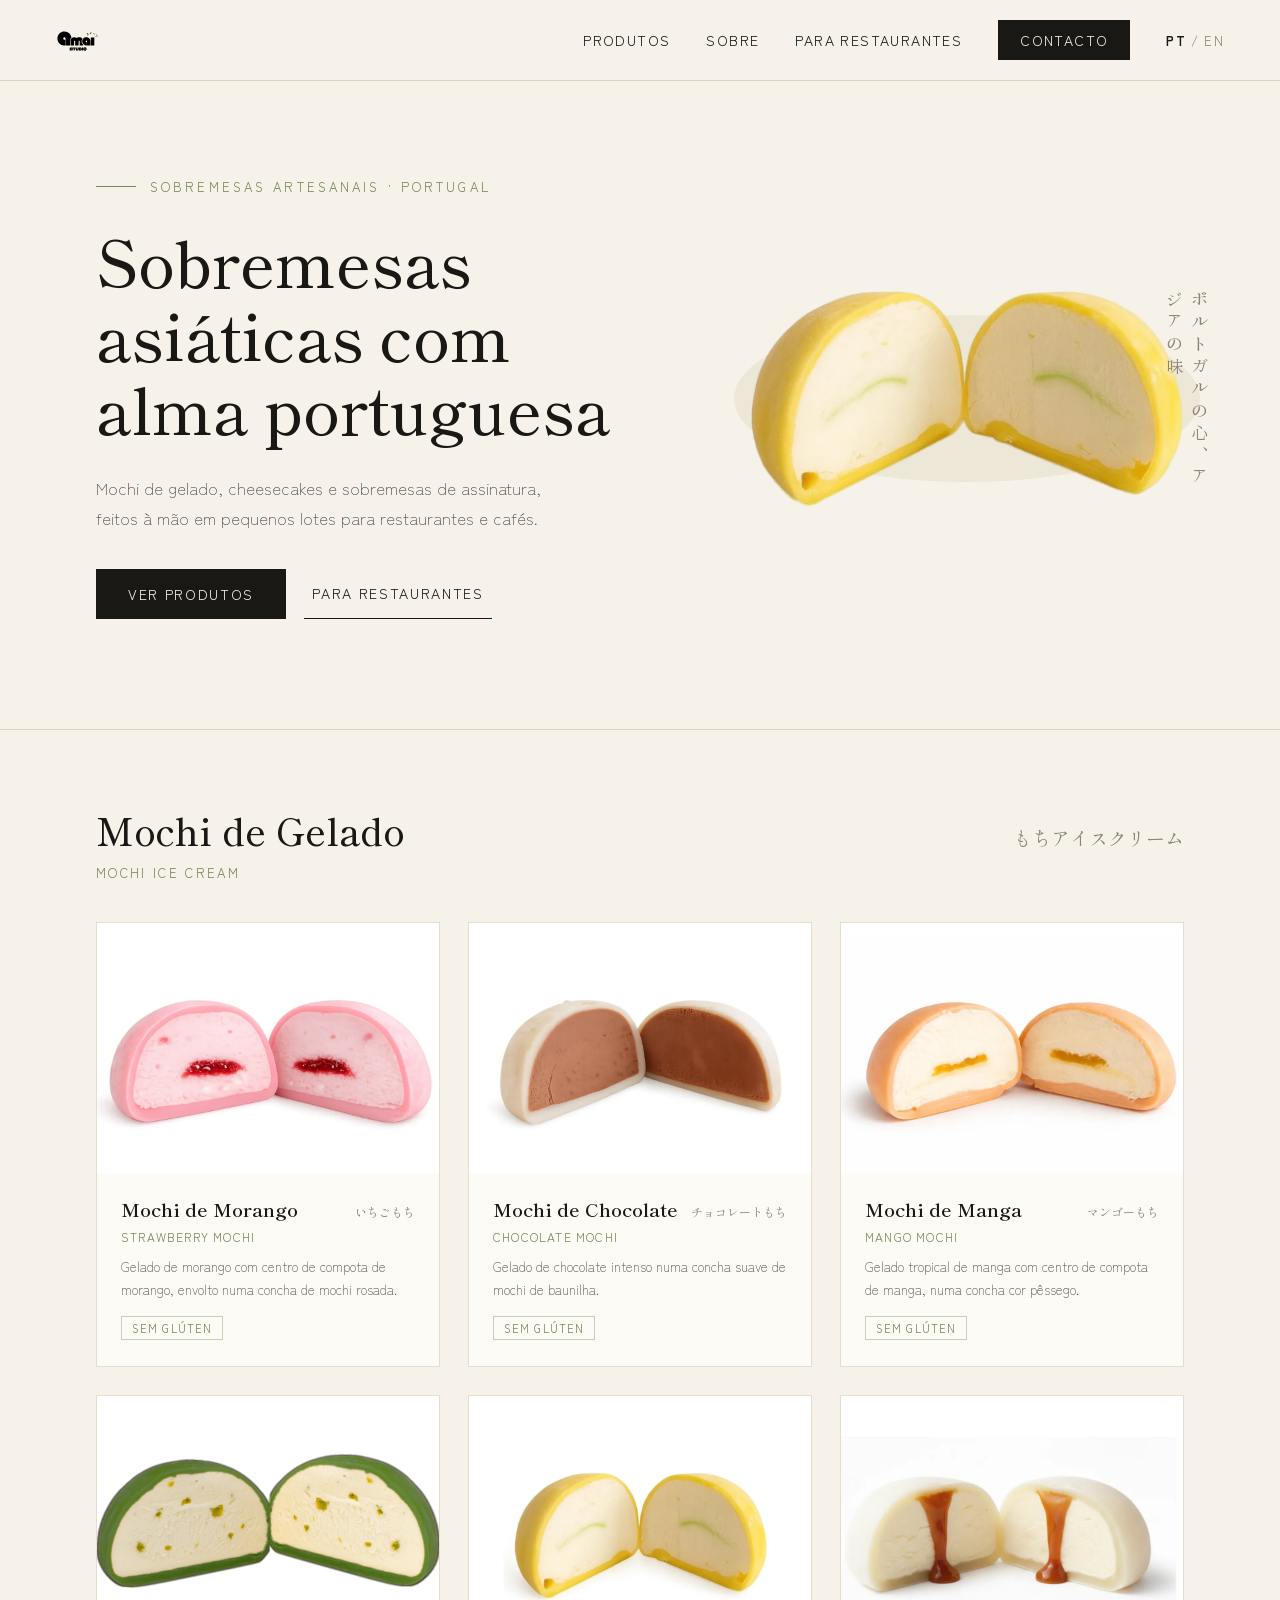
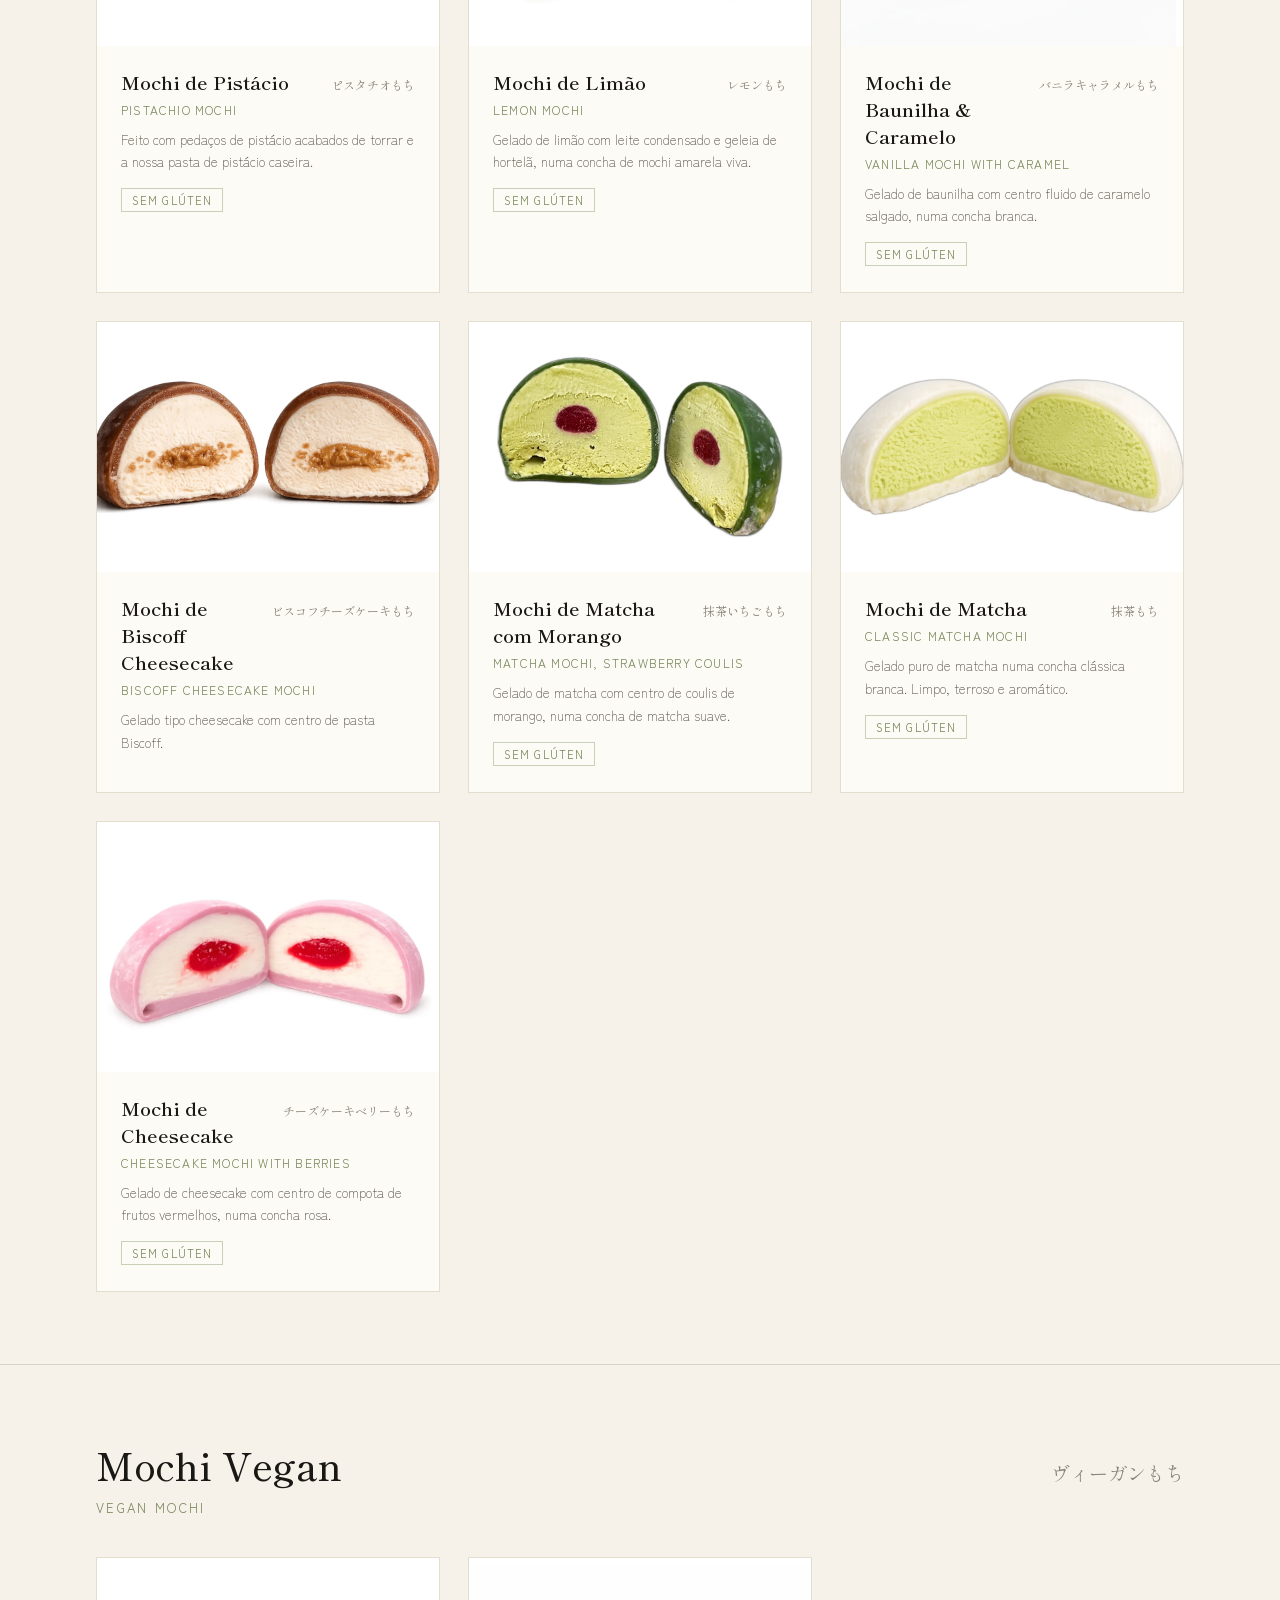
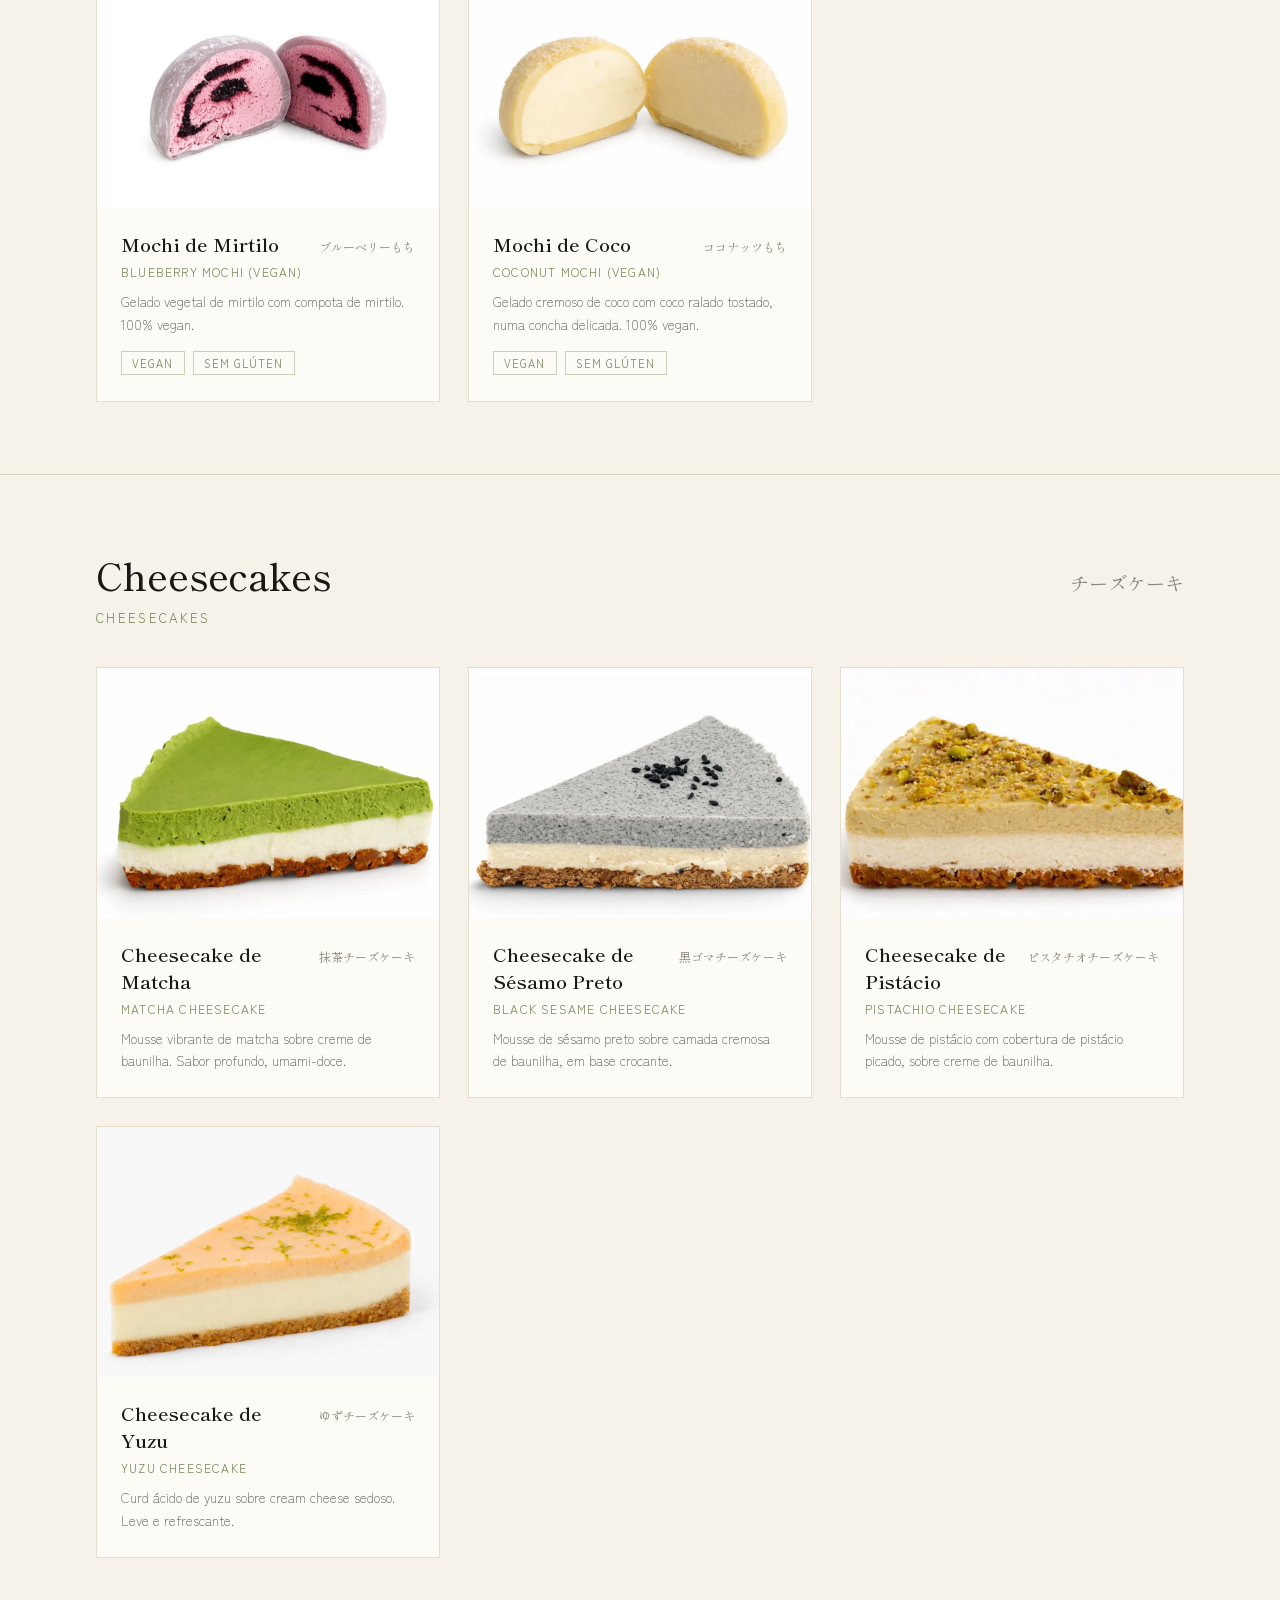
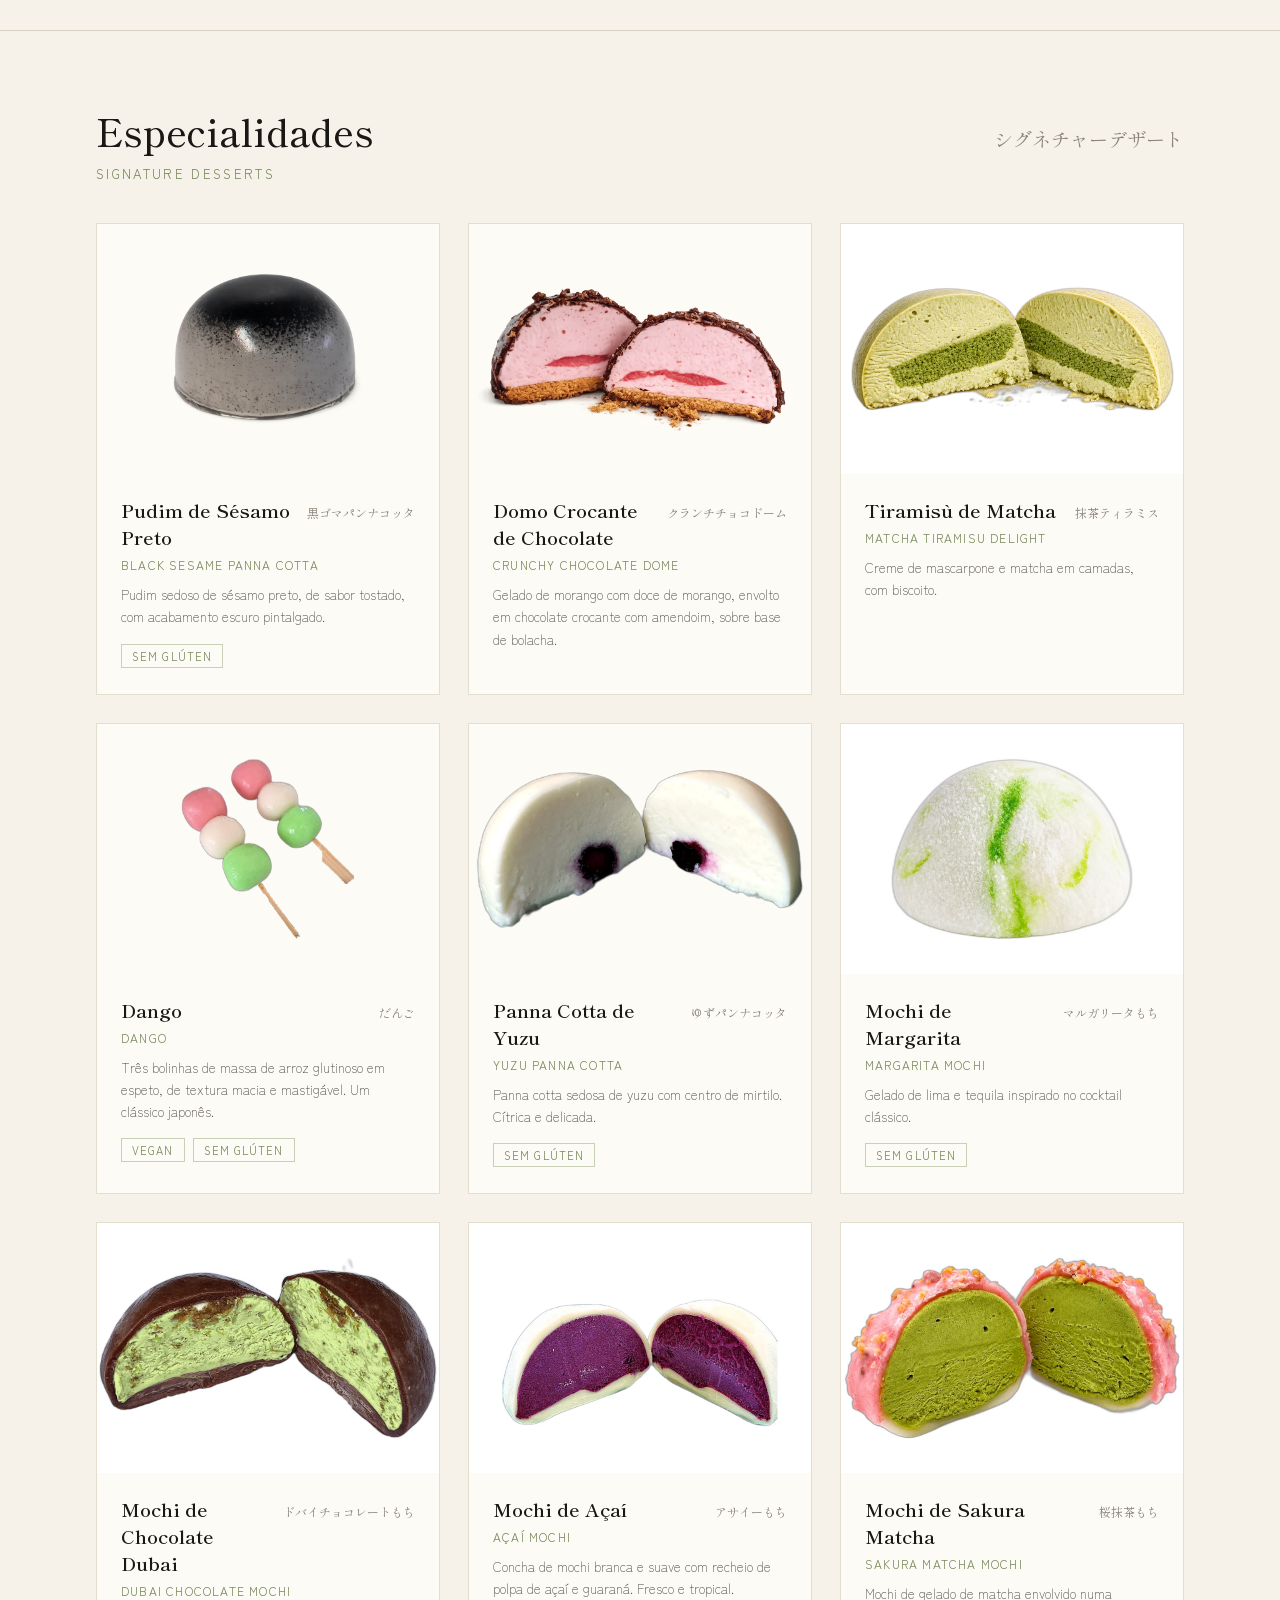
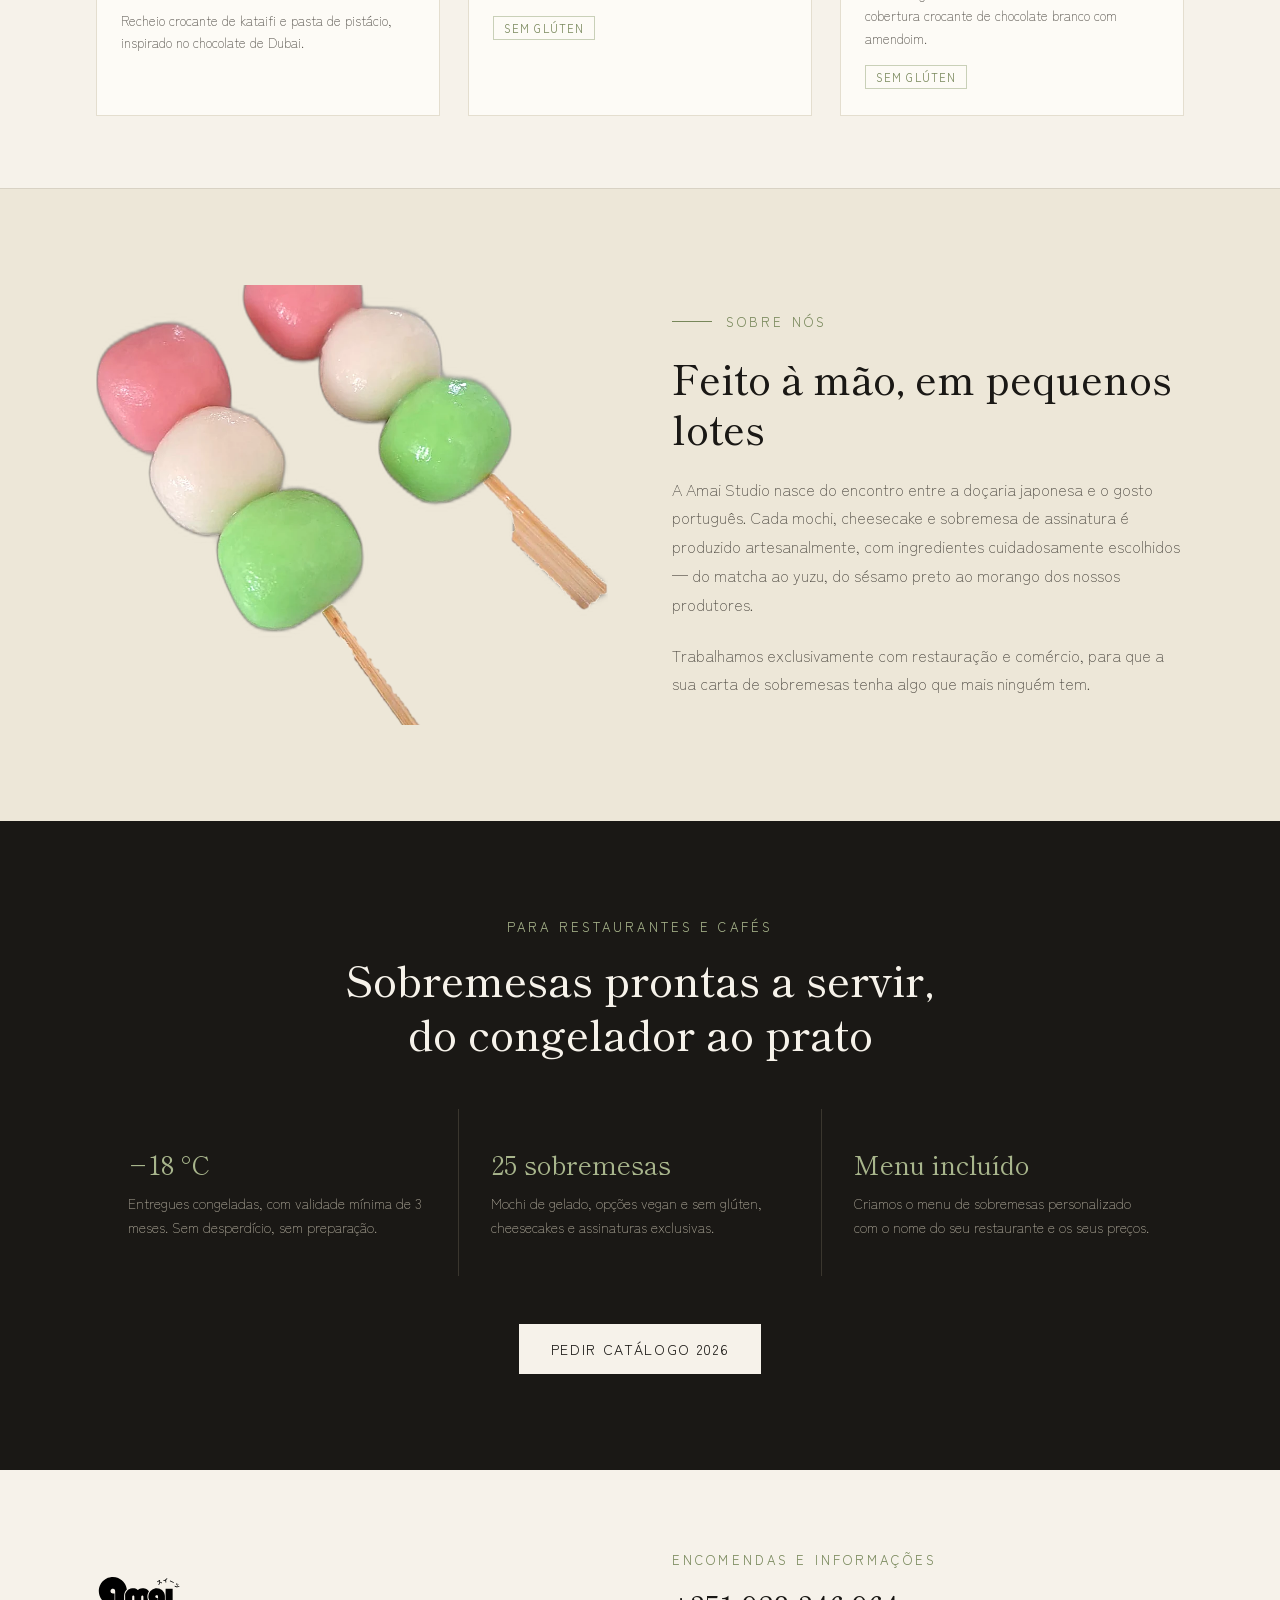
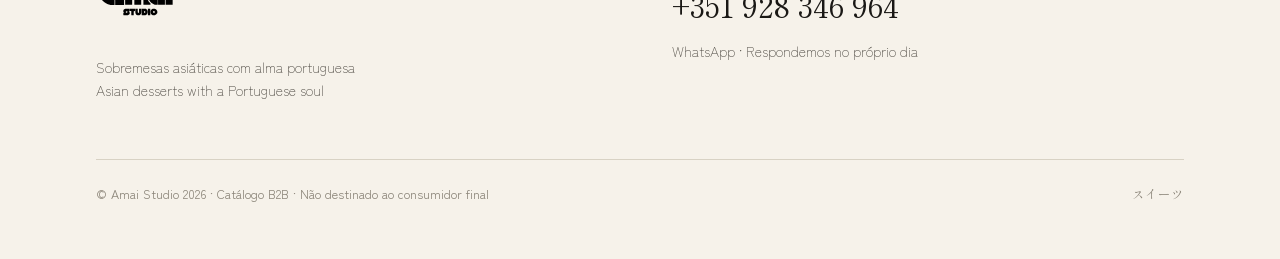
<file: index.html>
<!DOCTYPE html>
<html lang="pt" data-lang="pt">
<head>
  <meta charset="utf-8">
  <meta name="viewport" content="width=device-width, initial-scale=1">
  <title>Amai Studio — Sobremesas asiáticas com alma portuguesa</title>
  <meta name="description" content="Mochi de gelado, cheesecakes e sobremesas de assinatura, feitos à mão em pequenos lotes para restaurantes e cafés em Portugal.">
  <meta property="og:title" content="Amai Studio — Sobremesas asiáticas com alma portuguesa">
  <meta property="og:description" content="Mochi de gelado, cheesecakes e sobremesas de assinatura para restaurantes e cafés.">
  <meta property="og:image" content="assets/lemon-mint-mochi-transparent.webp">
  <link rel="icon" type="image/svg+xml" href="assets/logo.svg">
  <link rel="preconnect" href="https://fonts.googleapis.com">
  <link rel="preconnect" href="https://fonts.gstatic.com" crossorigin>
  <link href="https://fonts.googleapis.com/css2?family=Shippori+Mincho:wght@400;500;600&family=Zen+Kaku+Gothic+New:wght@300;400;500;700&display=swap" rel="stylesheet">
  <link rel="stylesheet" href="styles.css">
</head>
<body>

  <!-- NAV -->
  <nav class="nav">
    <a href="#top" class="nav-brand">
      <img src="assets/logo.svg" alt="Amai Studio" class="nav-logo">
    </a>
    <div class="nav-links">
      <a href="#produtos"><span class="lang-pt">Produtos</span><span class="lang-en">Products</span></a>
      <a href="#sobre"><span class="lang-pt">Sobre</span><span class="lang-en">About</span></a>
      <a href="#restaurantes" class="nav-restaurantes"><span class="lang-pt">Para Restaurantes</span><span class="lang-en">For Restaurants</span></a>
      <a href="#contacto" class="nav-cta"><span class="lang-pt">Contacto</span><span class="lang-en">Contact</span></a>
      <button type="button" class="lang-toggle" id="langToggle" aria-label="Switch language">
        <span class="lang-opt" data-set-lang="pt">PT</span><span class="lang-sep">/</span><span class="lang-opt" data-set-lang="en">EN</span>
      </button>
    </div>
  </nav>

  <!-- HERO -->
  <header id="top" class="hero">
    <div class="hero-text">
      <div class="kicker">
        <span class="kicker-line"></span>
        <span class="kicker-label"><span class="lang-pt">Sobremesas artesanais · Portugal</span><span class="lang-en">Handcrafted desserts · Portugal</span></span>
      </div>
      <h1>
        <span class="lang-pt">Sobremesas asiáticas com alma portuguesa</span>
        <span class="lang-en">Asian desserts with a Portuguese soul</span>
      </h1>
      <p class="hero-sub">
        <span class="lang-pt">Mochi de gelado, cheesecakes e sobremesas de assinatura, feitos à mão em pequenos lotes para restaurantes e cafés.</span>
        <span class="lang-en">Ice cream mochi, cheesecakes and signature desserts, handmade in small batches for restaurants and cafés.</span>
      </p>
      <div class="hero-actions">
        <a href="#produtos" class="btn-dark"><span class="lang-pt">Ver produtos</span><span class="lang-en">View products</span></a>
        <a href="#restaurantes" class="btn-underline"><span class="lang-pt">Para restaurantes</span><span class="lang-en">For restaurants</span></a>
      </div>
    </div>
    <div class="hero-visual">
      <div class="hero-circle"></div>
      <img src="assets/lemon-mint-mochi-transparent.webp" alt="Mochi de limão" class="hero-img">
      <div class="hero-jp" lang="ja">ポルトガルの心、アジアの味</div>
    </div>
  </header>

  <!-- PRODUCT SECTIONS (rendered by script.js from products.js) -->
  <main id="produtos"></main>
  <noscript>
    <p class="noscript-note">
      Para ver o nosso catálogo completo, active o JavaScript ou contacte-nos pelo WhatsApp:
      <a href="https://wa.me/351928346964">+351 928 346 964</a>
    </p>
  </noscript>

  <!-- SOBRE -->
  <section id="sobre" class="sobre">
    <img src="assets/dango.webp" alt="Dango" class="sobre-img">
    <div class="sobre-text">
      <div class="kicker">
        <span class="kicker-line"></span>
        <span class="kicker-label"><span class="lang-pt">Sobre nós</span><span class="lang-en">About us</span></span>
      </div>
      <h2>
        <span class="lang-pt">Feito à mão, em pequenos lotes</span>
        <span class="lang-en">Handmade, in small batches</span>
      </h2>
      <p>
        <span class="lang-pt">A Amai Studio nasce do encontro entre a doçaria japonesa e o gosto português. Cada mochi, cheesecake e sobremesa de assinatura é produzido artesanalmente, com ingredientes cuidadosamente escolhidos — do matcha ao yuzu, do sésamo preto ao morango dos nossos produtores.</span>
        <span class="lang-en">Amai Studio was born where Japanese confectionery meets Portuguese taste. Every mochi, cheesecake and signature dessert is handmade with carefully chosen ingredients — from matcha to yuzu, from black sesame to strawberries from our local growers.</span>
      </p>
      <p>
        <span class="lang-pt">Trabalhamos exclusivamente com restauração e comércio, para que a sua carta de sobremesas tenha algo que mais ninguém tem.</span>
        <span class="lang-en">We work exclusively with restaurants and food businesses, so your dessert menu has something no one else has.</span>
      </p>
    </div>
  </section>

  <!-- PARA RESTAURANTES -->
  <section id="restaurantes" class="restaurantes">
    <div class="restaurantes-inner">
      <div class="restaurantes-head">
        <span class="kicker-label green-light"><span class="lang-pt">Para restaurantes e cafés</span><span class="lang-en">For restaurants and cafés</span></span>
        <h2>
          <span class="lang-pt">Sobremesas prontas a servir, do congelador ao prato</span>
          <span class="lang-en">Desserts ready to serve, from freezer to plate</span>
        </h2>
      </div>
      <div class="restaurantes-grid">
        <div class="restaurantes-cell">
          <div class="cell-title">−18 °C</div>
          <div class="cell-body">
            <span class="lang-pt">Entregues congeladas, com validade mínima de 3 meses. Sem desperdício, sem preparação.</span>
            <span class="lang-en">Delivered frozen, with a minimum shelf life of 3 months. No waste, no preparation.</span>
          </div>
        </div>
        <div class="restaurantes-cell">
          <div class="cell-title"><span class="lang-pt">25 sobremesas</span><span class="lang-en">25 desserts</span></div>
          <div class="cell-body">
            <span class="lang-pt">Mochi de gelado, opções vegan e sem glúten, cheesecakes e assinaturas exclusivas.</span>
            <span class="lang-en">Ice cream mochi, vegan and gluten-free options, cheesecakes and exclusive signatures.</span>
          </div>
        </div>
        <div class="restaurantes-cell">
          <div class="cell-title"><span class="lang-pt">Menu incluído</span><span class="lang-en">Menu included</span></div>
          <div class="cell-body">
            <span class="lang-pt">Criamos o menu de sobremesas personalizado com o nome do seu restaurante e os seus preços.</span>
            <span class="lang-en">We create a personalised dessert menu with your restaurant's name and your prices.</span>
          </div>
        </div>
      </div>
      <div class="restaurantes-cta">
        <a href="#contacto" class="btn-light"><span class="lang-pt">Pedir catálogo 2026</span><span class="lang-en">Request the 2026 catalogue</span></a>
      </div>
    </div>
  </section>

  <!-- CONTACTO / FOOTER -->
  <footer id="contacto" class="footer">
    <div class="footer-grid">
      <div class="footer-brand">
        <img src="assets/logo.svg" alt="Amai Studio" class="footer-logo">
        <div class="footer-tagline">Sobremesas asiáticas com alma portuguesa<br>Asian desserts with a Portuguese soul</div>
      </div>
      <div class="footer-contact">
        <div class="kicker-label"><span class="lang-pt">Encomendas e informações</span><span class="lang-en">Orders and information</span></div>
        <a href="https://wa.me/351928346964" class="footer-phone">+351 928 346 964</a>
        <div class="footer-note"><span class="lang-pt">WhatsApp · Respondemos no próprio dia</span><span class="lang-en">WhatsApp · We reply the same day</span></div>
      </div>
    </div>
    <div class="footer-bottom">
      <span>
        <span class="lang-pt">© Amai Studio 2026 · Catálogo B2B · Não destinado ao consumidor final</span>
        <span class="lang-en">© Amai Studio 2026 · B2B catalogue · Not intended for final consumers</span>
      </span>
      <span class="footer-jp" lang="ja">スイーツ</span>
    </div>
  </footer>

  <script src="products.js"></script>
  <script src="script.js"></script>
</body>
</html>
</file>
<file: styles.css>
/* ============================================================
   Amai Studio — implemented from "Amai Website.dc.html" design
   Palette: cream #F6F2EA · ink #1A1815 · green #77875A
   Fonts:  Shippori Mincho (serif) · Zen Kaku Gothic New (sans)
   ============================================================ */

:root {
  --cream: #F6F2EA;
  --cream-card: #FDFBF6;
  --cream-deep: #EDE7D8;
  --ink: #1A1815;
  --ink-soft: #45413A;
  --green: #77875A;
  --green-light: #A8B58C;
  --green-border: #C9D0B8;
  --line: #D8D2C4;
  --line-card: #E4DECF;
  --muted: #8A8478;
  --dark-line: #3A362E;
  --dark-text: #B9B3A3;
  --serif: 'Shippori Mincho', serif;
  --sans: 'Zen Kaku Gothic New', sans-serif;
}

* { box-sizing: border-box; }

html { scroll-behavior: smooth; }

body {
  margin: 0;
  background: var(--cream);
  color: var(--ink);
  font-family: var(--sans);
}

img { display: block; }

/* ---- Language toggle: html[data-lang] controls which spans show ---- */
html[data-lang="pt"] .lang-en { display: none; }
html[data-lang="en"] .lang-pt { display: none; }

.lang-toggle {
  background: none;
  border: none;
  padding: 0;
  cursor: pointer;
  font-family: var(--sans);
  font-size: 13px;
  letter-spacing: 0.1em;
  color: var(--muted);
  display: flex;
  gap: 5px;
  align-items: center;
}
.lang-toggle .lang-opt.active { color: var(--ink); font-weight: 700; }
.lang-toggle .lang-opt:hover { color: var(--green); }

/* ---------------- NAV ---------------- */
.nav {
  position: sticky;
  top: 0;
  z-index: 50;
  display: flex;
  align-items: center;
  justify-content: space-between;
  gap: 16px;
  padding: 18px 56px;
  background: rgba(246, 242, 234, 0.95);
  backdrop-filter: blur(8px);
  -webkit-backdrop-filter: blur(8px);
  border-bottom: 1px solid var(--line);
}

.nav-brand {
  display: flex;
  align-items: center;
  gap: 14px;
  text-decoration: none;
  color: var(--ink);
}
.nav-logo { width: 44px; height: 44px; }

.nav-links {
  display: flex;
  align-items: center;
  gap: 36px;
  font-size: 14px;
  letter-spacing: 0.1em;
  text-transform: uppercase;
}
.nav-links a {
  color: var(--ink);
  text-decoration: none;
}
.nav-links a:hover { color: var(--green); }
.nav-links a.nav-cta {
  background: var(--ink);
  color: var(--cream);
  padding: 10px 22px;
}
.nav-links a.nav-cta:hover { background: var(--green); color: var(--cream); }

/* ---------------- HERO ---------------- */
.hero {
  display: grid;
  grid-template-columns: 1.1fr 1fr;
  align-items: center;
  gap: 48px;
  padding: 96px 56px 110px 96px;
  position: relative;
  overflow: hidden;
}

.hero-text {
  display: flex;
  flex-direction: column;
  gap: 28px;
  max-width: 640px;
}

.kicker { display: flex; align-items: center; gap: 14px; }
.kicker-line { width: 40px; height: 1px; background: var(--green); flex: none; }
.kicker-label {
  font-size: 13px;
  letter-spacing: 0.24em;
  text-transform: uppercase;
  color: var(--green);
}
.kicker-label.green-light { color: var(--green-light); }

.hero h1 {
  font-family: var(--serif);
  font-size: 64px;
  font-weight: 500;
  line-height: 1.15;
  margin: 0;
}

.hero-sub {
  font-size: 17px;
  font-weight: 300;
  line-height: 1.75;
  color: var(--ink-soft);
  margin: 0;
  max-width: 460px;
}

.hero-actions {
  display: flex;
  align-items: center;
  gap: 18px;
  margin-top: 8px;
  flex-wrap: wrap;
}

.btn-dark,
.btn-light,
.btn-underline {
  text-decoration: none;
  font-size: 14px;
  letter-spacing: 0.12em;
  text-transform: uppercase;
}
.btn-dark {
  background: var(--ink);
  color: var(--cream);
  padding: 15px 32px;
}
.btn-dark:hover { background: var(--green); }
.btn-underline {
  color: var(--ink);
  padding: 15px 8px;
  border-bottom: 1px solid var(--ink);
}
.btn-underline:hover { color: var(--green); border-bottom-color: var(--green); }
.btn-light {
  background: var(--cream);
  color: var(--ink);
  padding: 15px 32px;
}
.btn-light:hover { background: var(--green-light); }

.hero-visual {
  position: relative;
  display: flex;
  align-items: center;
  justify-content: center;
}
.hero-circle {
  position: absolute;
  inset: 24px;
  background: var(--cream-deep);
  border-radius: 50%;
}
.hero-img {
  position: relative;
  width: 84%;
  max-width: 520px;
}
.hero-jp {
  position: absolute;
  top: 0;
  right: 12px;
  writing-mode: vertical-rl;
  font-family: var(--serif);
  font-size: 17px;
  letter-spacing: 0.3em;
  color: var(--muted);
}

/* ---------------- PRODUCT SECTIONS ---------------- */
.products-section {
  padding: 72px 96px;
  border-top: 1px solid var(--line);
}

.section-head {
  display: flex;
  align-items: baseline;
  justify-content: space-between;
  gap: 24px;
  margin-bottom: 40px;
}
.section-title-wrap { display: flex; flex-direction: column; gap: 6px; }
.section-title {
  font-family: var(--serif);
  font-size: 38px;
  font-weight: 500;
  margin: 0;
}
.section-subtitle {
  font-size: 13px;
  letter-spacing: 0.18em;
  text-transform: uppercase;
  color: var(--green);
}
.section-jp {
  font-family: var(--serif);
  font-size: 19px;
  color: var(--muted);
  flex: none;
}

.products-grid {
  display: grid;
  grid-template-columns: repeat(3, minmax(0, 1fr));
  gap: 28px;
}

.product-card {
  background: var(--cream-card);
  border: 1px solid var(--line-card);
  display: flex;
  flex-direction: column;
  transition: border-color 0.2s ease;
}
.product-card:hover { border-color: var(--green); }

.product-img {
  width: 100%;
  height: 250px;
  object-fit: cover;
  background: var(--cream-card);
}

.product-body {
  display: flex;
  flex-direction: column;
  gap: 6px;
  padding: 22px 24px 26px;
}

.product-title-row {
  display: flex;
  align-items: baseline;
  justify-content: space-between;
  gap: 12px;
}
.product-title {
  font-family: var(--serif);
  font-size: 19px;
  font-weight: 600;
  margin: 0;
}
.product-jp {
  font-family: var(--serif);
  font-size: 12px;
  color: var(--muted);
  flex: none;
}
.product-alt-name {
  font-size: 12px;
  letter-spacing: 0.1em;
  text-transform: uppercase;
  color: var(--green);
}
.product-desc {
  font-size: 13.5px;
  font-weight: 300;
  line-height: 1.65;
  color: var(--ink-soft);
  margin: 4px 0 0;
}
.product-tags { display: flex; gap: 8px; margin-top: 10px; flex-wrap: wrap; }
.product-tag {
  font-size: 11px;
  letter-spacing: 0.1em;
  text-transform: uppercase;
  color: var(--green);
  border: 1px solid var(--green-border);
  padding: 3px 10px;
}

.noscript-note {
  padding: 48px 96px;
  font-size: 15px;
  color: var(--ink-soft);
}

/* ---------------- SOBRE ---------------- */
.sobre {
  display: grid;
  grid-template-columns: 1fr 1fr;
  gap: 64px;
  align-items: center;
  padding: 96px;
  border-top: 1px solid var(--line);
  background: var(--cream-deep);
}
.sobre-img {
  width: 100%;
  height: 440px;
  object-fit: cover;
}
.sobre-text {
  display: flex;
  flex-direction: column;
  gap: 22px;
  max-width: 520px;
}
.sobre h2 {
  font-family: var(--serif);
  font-size: 40px;
  font-weight: 500;
  line-height: 1.25;
  margin: 0;
}
.sobre p {
  font-size: 16px;
  font-weight: 300;
  line-height: 1.8;
  color: var(--ink-soft);
  margin: 0;
}

/* ---------------- PARA RESTAURANTES ---------------- */
.restaurantes {
  background: var(--ink);
  color: var(--cream);
  padding: 96px;
}
.restaurantes-inner {
  display: flex;
  flex-direction: column;
  gap: 48px;
  max-width: 1100px;
  margin: 0 auto;
}
.restaurantes-head {
  display: flex;
  flex-direction: column;
  gap: 16px;
  text-align: center;
  align-items: center;
}
.restaurantes h2 {
  font-family: var(--serif);
  font-size: 42px;
  font-weight: 500;
  margin: 0;
  max-width: 640px;
  line-height: 1.3;
}
.restaurantes-grid {
  display: grid;
  grid-template-columns: repeat(3, 1fr);
  gap: 1px;
  background: var(--dark-line);
}
.restaurantes-cell {
  background: var(--ink);
  padding: 36px 32px;
  display: flex;
  flex-direction: column;
  gap: 10px;
}
.cell-title {
  font-family: var(--serif);
  font-size: 26px;
  color: var(--green-light);
}
.cell-body {
  font-size: 14px;
  font-weight: 300;
  line-height: 1.7;
  color: var(--dark-text);
}
.restaurantes-cta {
  display: flex;
  justify-content: center;
  gap: 18px;
}

/* ---------------- FOOTER ---------------- */
.footer {
  padding: 80px 96px 56px;
  display: flex;
  flex-direction: column;
  gap: 56px;
}
.footer-grid {
  display: grid;
  grid-template-columns: 1fr 1fr;
  gap: 64px;
  align-items: start;
}
.footer-brand { display: flex; flex-direction: column; gap: 18px; }
.footer-logo { width: 88px; height: 88px; }
.footer-tagline {
  font-size: 14px;
  font-weight: 300;
  color: var(--ink-soft);
  line-height: 1.7;
}
.footer-contact { display: flex; flex-direction: column; gap: 14px; }
.footer-phone {
  font-family: var(--serif);
  font-size: 30px;
  color: var(--ink);
  text-decoration: none;
}
.footer-phone:hover { color: var(--green); }
.footer-note {
  font-size: 14px;
  font-weight: 300;
  color: var(--ink-soft);
}
.footer-bottom {
  display: flex;
  justify-content: space-between;
  align-items: center;
  gap: 16px;
  border-top: 1px solid var(--line);
  padding-top: 24px;
  font-size: 12.5px;
  color: var(--muted);
}
.footer-jp { font-family: var(--serif); }

/* ================= RESPONSIVE ================= */

@media (max-width: 1100px) {
  .nav { padding: 16px 32px; }
  .hero { padding: 64px 32px 80px 48px; }
  .hero h1 { font-size: 48px; }
  .products-section { padding: 56px 40px; }
  .products-grid { grid-template-columns: repeat(2, minmax(0, 1fr)); }
  .sobre { padding: 64px 40px; gap: 40px; }
  .restaurantes { padding: 64px 40px; }
  .footer { padding: 64px 40px 40px; }
}

@media (max-width: 760px) {
  .nav {
    flex-direction: column;
    align-items: flex-start;
    gap: 12px;
    padding: 14px 20px;
  }
  .nav-links {
    gap: 18px;
    font-size: 12px;
    flex-wrap: wrap;
    width: 100%;
  }
  .nav-links a.nav-cta { padding: 8px 16px; }

  .hero {
    grid-template-columns: 1fr;
    padding: 48px 20px 56px;
    gap: 40px;
  }
  .hero h1 { font-size: 38px; }
  .hero-visual { order: -1; }
  .hero-img { width: 70%; }
  .hero-jp { display: none; }

  .products-section { padding: 48px 20px; }
  .products-grid { grid-template-columns: 1fr; }
  .section-head { flex-direction: column; gap: 8px; }
  .section-title { font-size: 30px; }

  .sobre {
    grid-template-columns: 1fr;
    padding: 48px 20px;
    gap: 32px;
  }
  .sobre-img { height: 300px; }
  .sobre h2 { font-size: 30px; }

  .restaurantes { padding: 56px 20px; }
  .restaurantes h2 { font-size: 30px; }
  .restaurantes-grid { grid-template-columns: 1fr; }

  .footer { padding: 56px 20px 32px; gap: 40px; }
  .footer-grid { grid-template-columns: 1fr; gap: 40px; }
  .footer-phone { font-size: 26px; }
  .footer-bottom {
    flex-direction: column;
    align-items: flex-start;
    gap: 8px;
  }
}
</file>
